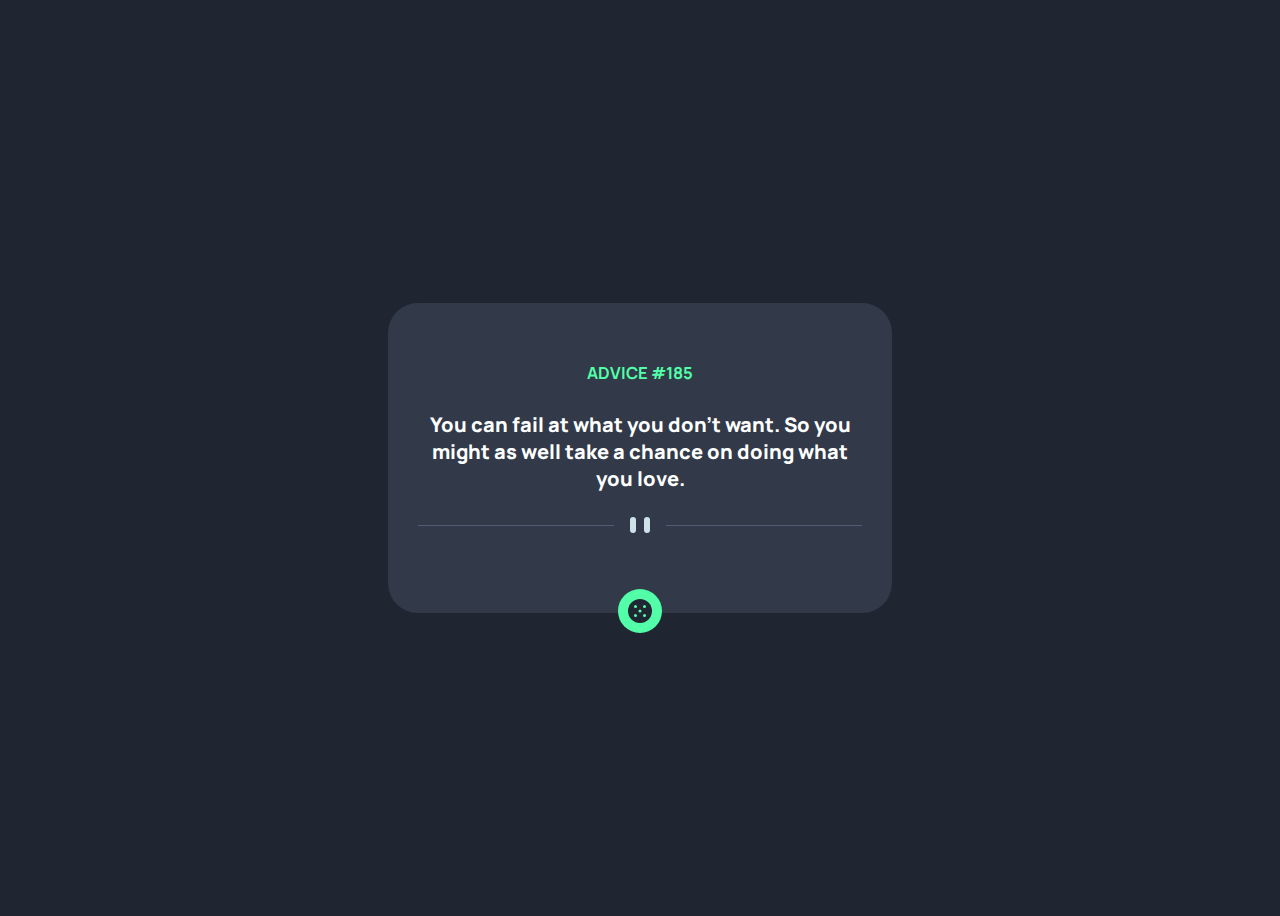
<file: advice-generator-app-main/index.html>
<!DOCTYPE html>
<html lang="en">
<head>
  <meta charset="UTF-8">
  <meta name="viewport" content="width=device-width, initial-scale=1.0"> <!-- displays site properly based on user's device -->

  <link rel="icon" type="image/png" sizes="32x32" href="./images/favicon-32x32.png">
  <link rel="stylesheet" href="style.css">
  <title>Frontend Mentor | Advice generator app</title>
<body>
  <div class="container">
    <div class="modal">
      <div class="advice">
        <h5 id="advice-number">ADVICE #185</h5>
        <p id="advice-content">You can fail at what you don't want. So you might as well take a chance on doing what you love.</p>
        <div id="loading"><span>wait......😉</span></div>
      </div>
      <div class="divider">
        <svg width="444" height="16" xmlns="http://www.w3.org/2000/svg"><g fill="none" fill-rule="evenodd"><path fill="#4F5D74" d="M0 8h196v1H0zM248 8h196v1H248z"/><g transform="translate(212)" fill="#CEE3E9"><rect width="6" height="16" rx="3"/><rect x="14" width="6" height="16" rx="3"/></g></g></svg>
      </div>
      <div class="icon-dice">
        <svg id="dice" width="24" height="24" xmlns="http://www.w3.org/2000/svg"><path d="M20 0H4a4.005 4.005 0 0 0-4 4v16a4.005 4.005 0 0 0 4 4h16a4.005 4.005 0 0 0 4-4V4a4.005 4.005 0 0 0-4-4ZM7.5 18a1.5 1.5 0 1 1 0-3 1.5 1.5 0 0 1 0 3Zm0-9a1.5 1.5 0 1 1 0-3 1.5 1.5 0 0 1 0 3Zm4.5 4.5a1.5 1.5 0 1 1 0-3 1.5 1.5 0 0 1 0 3Zm4.5 4.5a1.5 1.5 0 1 1 0-3 1.5 1.5 0 0 1 0 3Zm0-9a1.5 1.5 0 1 1 0-3 1.5 1.5 0 0 1 0 3Z" fill="#202733"/></svg>
      </div>
    </div>
  </div>
  <script src="./app.js"></script>
</body>
</html>
</file>
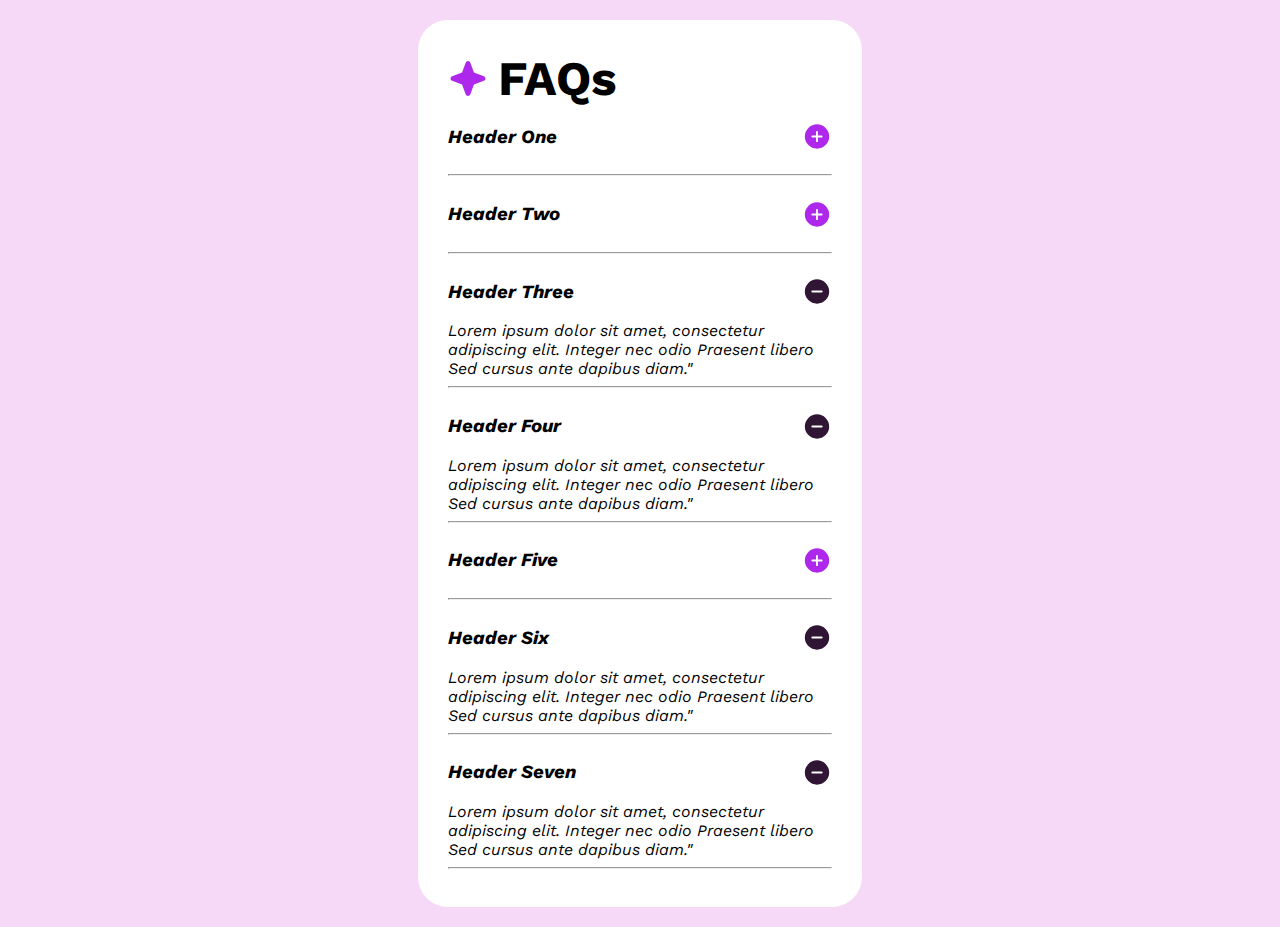
<file: faq-accordion-main/index.html>
<!DOCTYPE html>
<html lang="en">

<head>
  <meta charset="UTF-8">
  <meta name="viewport" content="width=device-width, initial-scale=1.0">
  <!-- displays site properly based on user's device -->
  <link rel="icon" type="image/png" sizes="32x32" href="./assets/images/favicon-32x32.png">
  <link rel="stylesheet" href="./style.css">
  <title>Frontend Mentor | FAQ accordion</title>
</head>

<body>
  <div  class="container">
    <div class="main">
      <div class="header">
        <svg xmlns="http://www.w3.org/2000/svg" width="40" height="41" fill="none" viewBox="0 0 40 41">
          <path fill="#AD28EB"
            d="M37.5 20.5a2.467 2.467 0 0 1-1.64 2.344l-9.913 3.604-3.603 9.911a2.5 2.5 0 0 1-4.688 0l-3.604-9.922-9.911-3.593a2.5 2.5 0 0 1 0-4.688l9.921-3.604 3.594-9.911a2.5 2.5 0 0 1 4.688 0l3.604 9.921 9.911 3.594A2.467 2.467 0 0 1 37.5 20.5Z" />
        </svg>
        <h1>FAQs</h1>
      </div>
      <div id="accordion">
        <!-- <div class="accordion-item">
          <div class="accordion-header">
            <h3>Heading One</h3>
            <div class="toogle-btn">
              <img style="display: none;" src="./assets/images/icon-plus.svg" alt="">
              <img  src="./assets/images/icon-minus.svg" alt="">
            </div>
          </div>
          <div class="accordion-content">Lorem ipsum dolor sit amet, consectetur adipiscing elit. Integer nec odio.
            Praesent libero. Sed cursus ante dapibus diam.</div>
        </div>
        <hr>
        <div class="accordion-item">
          <div class="accordion-header">
            <h3>Heading Two</h3>
            <div class="toogle-btn">
              <img src="./assets/images/icon-plus.svg" alt="">
              <img style="display: none;" src="./assets/images/icon-minus.svg" alt="">
            </div>
          </div>
          <div class="accordion-content active">Lorem ipsum dolor sit amet, consectetur adipiscing elit. Integer nec odio.
            Praesent libero. Sed cursus ante dapibus diam.</div>
        </div>
        <hr>
        <div class="accordion-item">
          <div class="accordion-header">
            <h3>Heading Three</h3>
            <div class="toogle-btn">
              <img src="./assets/images/icon-plus.svg" alt="">
              <img style="display: none;" src="./assets/images/icon-minus.svg" alt="">
            </div>
          </div>
          <div class="accordion-content active">cLorem ipsum dolor sit amet, consectetur adipiscing elit. Integer nec odio.
            Praesent libero. Sed cursus ante dapibus diam.</div>
        </div>
        <hr>
        <div class="accordion-item">
          <div class="accordion-header">
            <h3>Heading Four</h3>
            <div class="toogle-btn">
              <img src="./assets/images/icon-plus.svg" alt="">
              <img style="display: none;" src="./assets/images/icon-minus.svg" alt="">
            </div>
          </div>
          <div class="accordion-content active">cLorem ipsum dolor sit amet, consectetur adipiscing elit. Integer nec odio.
            Praesent libero. Sed cursus ante dapibus diam.</div>
        </div> -->
      </div>
    </div>
  </div>
</body>

<script src="./app.js"></script>

</html>
</file>
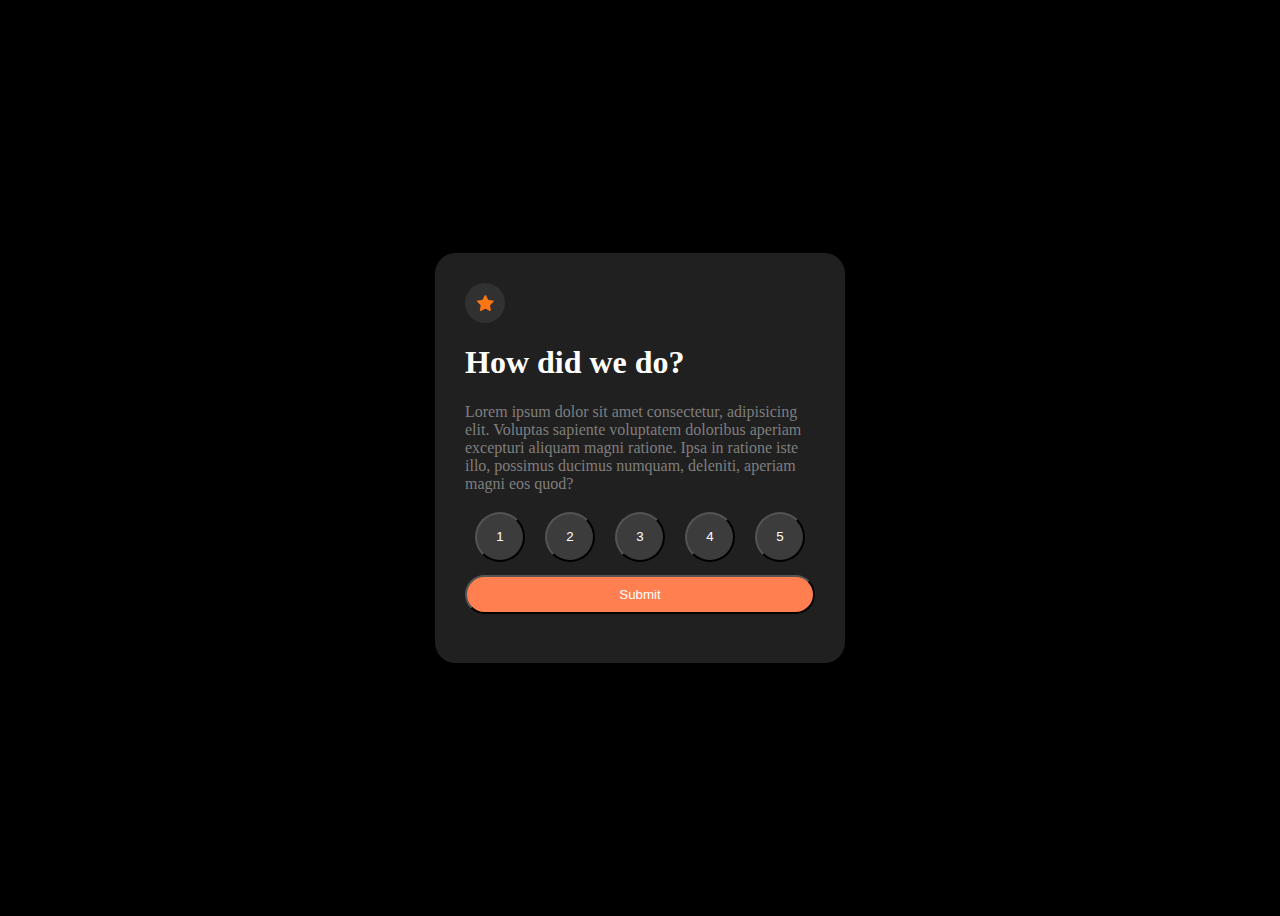
<file: interactive-rating-component-main/index.html>
<!DOCTYPE html>
<html lang="en">
<head>
  <meta charset="UTF-8">
  <meta name="viewport" content="width=device-width, initial-scale=1.0"> <!-- displays site properly based on user's device -->
  <link rel="icon" type="image/png" sizes="32x32" href="./images/favicon-32x32.png">
  <link rel="stylesheet" href="style.css">
  <title>Frontend Mentor | Interactive rating component</title>
</head>
<body>
<div class="container">
  <div class="review">
    <div class="star">
      <svg width="17" height="16" xmlns="http://www.w3.org/2000/svg"><path d="m9.067.43 1.99 4.031c.112.228.33.386.58.422l4.45.647a.772.772 0 0 1 .427 1.316l-3.22 3.138a.773.773 0 0 0-.222.683l.76 4.431a.772.772 0 0 1-1.12.813l-3.98-2.092a.773.773 0 0 0-.718 0l-3.98 2.092a.772.772 0 0 1-1.119-.813l.76-4.431a.77.77 0 0 0-.222-.683L.233 6.846A.772.772 0 0 1 .661 5.53l4.449-.647a.772.772 0 0 0 .58-.422L7.68.43a.774.774 0 0 1 1.387 0Z" fill="#FC7614"/></svg>
    </div>
    <div class="content">
      <h1>How did we do?</h1>
      <p>Lorem ipsum dolor sit amet consectetur, adipisicing elit. Voluptas sapiente voluptatem doloribus aperiam excepturi aliquam magni ratione. Ipsa in ratione iste illo, possimus ducimus numquam, deleniti, aperiam magni eos quod?</p>
    </div>
    <div class="buttons">
      <button class="button" name="1">1</button>
      <button class="button" name="2">2</button>
      <button class="button" name="3">3</button>
      <button class="button" name="4">4</button>
      <button class="button" name="5">5</button>
    </div>
    <div>
      <button class="submit-btn">Submit</button>
    </div>
  </div>
</div>
</body>
<script src="./app.js"></script>
</html>
</file>
<file: advice-generator-app-main/style.css>
@import url('https://fonts.googleapis.com/css2?family=Manrope:wght@200..800&display=swap');

body {
    background-color: hsl(218, 23%, 16%);
    font-family: "Manrope", sans-serif;
    font-size: 20px;
}

.container {
    display: flex;
    width: 100%;
    height: 100vh;
    color: white;
}

.modal {
    width: 444px;
    /* height: 350px; */
    margin: auto;
    align-items: center;
    justify-content: center;
    background-color: hsl(217, 19%, 24%);
    padding: 30px;
    border-radius: 30px;
}

.advice {
    text-align: center;
    color: hsl(150, 100%, 66%);
    font-weight: 800;

}

.advice p {
    color: white;
}

.divider {
    overflow:hidden;
}

.icon-dice {
    display: flex;
    transform: translateY(50px) rotate(180deg);
}

.icon-dice svg {
    align-items: center;
    justify-content: center;
    margin: auto;
    padding: 10px;
    background-color: hsl(150, 100%, 66%);
    border-radius: 50%;
    cursor: pointer;
}

.icon-dice svg:hover{
    box-shadow: 0 0 15px 5px hsl(150, 100%, 66%);
}

#loading{
    display: none;
}
</file>
<file: faq-accordion-main/style.css>
@font-face {
    font-family: 'MyFont';
    src: url('/faq-accordion-main/assets/fonts/WorkSans-Italic-VariableFont_wght.ttf') format('truetype'),
}

@font-face {
    font-family: 'MyFont2';
    src: url('/faq-accordion-main/assets/fonts/WorkSans-VariableFont_wght.ttf') format('truetype'),
}

body{
    margin: 0px;
}
.container{
    background-color: rgb(245, 217, 247);
    width: 100%;
    /* height: 100vh; */
    min-height: 100vh;
    color: black;
    display: flex;
    justify-content: center;
    font-family: 'MyFont', sans-serif;
}
.main{
    width: 30vw;
    margin: auto;
    background-color: white;
    padding: 30px;
    border-radius: 30px;
    margin: 20px 0px 20px;
}

.header{
    display: flex;
    justify-content:left;
    align-items: center;
}

.header h1{
    display: inline;
    font-family: 'MyFont2', sans-serif;
    margin: 0px;
    margin-left: 10px;
    font-size: 48px;
}

.accordion-header{
    display: flex;
    align-items: center;
    justify-content:space-between;
    cursor: pointer;
}

.hidden{
    display: none;
}
</file>
<file: interactive-rating-component-main/style.css>
@import url('https://fonts.googleapis.com/css2?family=Overpass:ital,wght@0,100..900;1,100..900&display=swap');

body {
    background-color: black;
    color: white;
}

.container {
    width: 100%;
    height: 100vh;
    display: flex;
}

.review {
    width: 350px;
    height: 350px;
    margin: auto;
    justify-content: center;
    background-color: rgb(32, 32, 32);
    padding: 30px;
    border-radius: 5%;
}

.star {
    width: 40px;
    height: 40px;
    display: flex;
    flex-wrap: wrap;
    align-content: center;
    justify-content: space-around;
    background-color: rgb(49, 49, 49);
    border-radius: 20px;
    margin-top: 10px 0px 10px 0px;
}

.star svg {
    /* align-items: center;
    justify-content: center; */
}

.content p{
    color: rgb(127, 126, 126)
}

.buttons {
    width: 100%;
    display: flex;
    justify-content: space-around;
}

.button{
    background-color: rgb(60, 60, 60);
    width: 50px;
    height: 50px;
    margin: 3px;
    padding: 3px;
    border-radius: 50%;
    outline: none;
    color: white;
    cursor: pointer;
}
.button:hover{
    background-color: rgb(129, 129, 129);
}

.submit-btn{
    width: 100%;
    outline: none;
    background-color: coral;
    color: white;
    padding: 10px;
    border-radius: 20px;
    margin-top: 10px;
    cursor: pointer;
}

/* -------------------- */

.thank-you{
    /* width: 40px; */
    display: flex;
    flex-wrap: wrap;
    align-content: center;
    justify-content: space-around;
    padding-top: 20px;
}
.rating{
    width: 200px;
    height: 30px;
    display: flex;
    align-items: center;
    justify-content: center;
    background-color: rgb(60, 60, 60);
    margin: auto;
    margin-top: 20px;
    border-radius: 20px;
}
.rating p{
    margin-top: 0px;
    margin-bottom: 0px;
    color: coral;
}
.content-second{
    text-align: center;
}

.content-second p{
    color: rgb(126, 126, 126);
}
</file>
